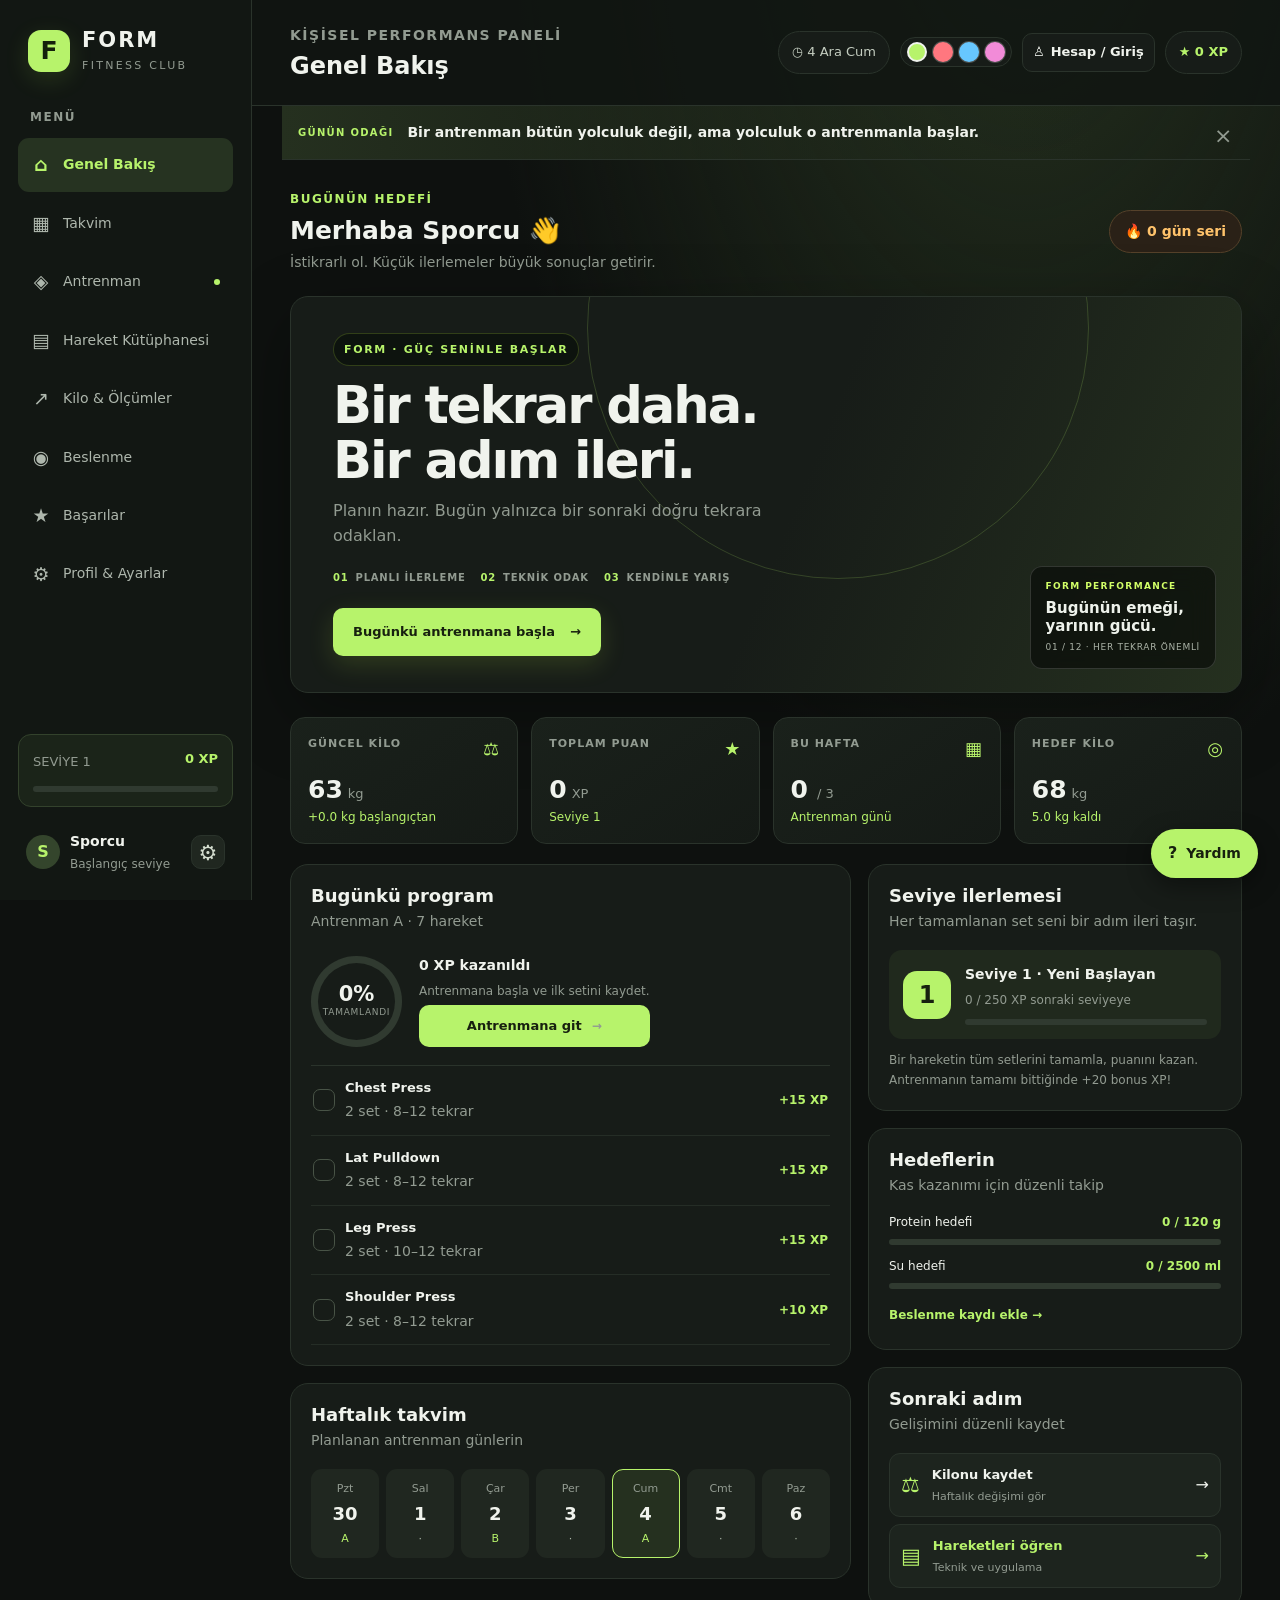
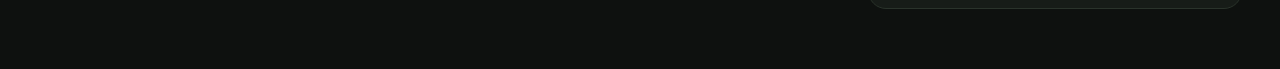
<file: index.html>
<!doctype html>
<html lang="tr">
<head>
  <meta charset="UTF-8" />
  <meta name="viewport" content="width=device-width, initial-scale=1, viewport-fit=cover" />
  <meta name="theme-color" content="#101310" />
  <meta name="description" content="FORM Fitness - kişisel antrenman, takvim, puan ve kilo takip uygulaması." />
  <link rel="manifest" href="./manifest.webmanifest" />
  <link rel="icon" href="./icon.svg" type="image/svg+xml" />
  <link rel="stylesheet" href="./src/styles.css" />
  <title>FORM Fitness — Kişisel Antrenman Paneli</title>
</head>
<body>
  <div id="app">
    <div class="boot"><div class="brand-mark">F</div><p>FORM hazırlanıyor…</p></div>
  </div>
  <script type="module" src="./src/main.js"></script>
</body>
</html>
</file>
<file: src/styles.css>
:root{--bg:#0e110f;--panel:#171c18;--panel2:#1c231d;--line:#2a332b;--text:#f0f3ed;--muted:#929b91;--green:#b7f36b;--green2:#8ecf43;--red:#f17b72;--radius:18px;font-family:system-ui,-apple-system,BlinkMacSystemFont,'Segoe UI',sans-serif;color:var(--text);background:var(--bg);font-synthesis:none}
*{box-sizing:border-box}body{margin:0;min-width:320px;background:radial-gradient(ellipse at 80% -10%,#24301e 0,transparent 36%),var(--bg)}button,input{font:inherit}button{cursor:pointer;color:inherit}.boot{height:100vh;display:grid;place-content:center;justify-items:center;color:var(--muted)}.boot .brand-mark{margin:auto}
.app-shell{min-height:100vh}.sidebar{position:fixed;inset:0 auto 0 0;width:252px;padding:28px 18px 18px;background:#121713;border-right:1px solid var(--line);display:flex;flex-direction:column;z-index:10}.brand{display:flex;align-items:center;gap:12px;padding:0 10px 34px}.brand b{font:700 21px system-ui,sans-serif;letter-spacing:2px}.brand small{display:block;color:var(--muted);font-size:11px;letter-spacing:2.3px;margin-top:2px}.brand-mark{width:42px;height:42px;border-radius:13px;background:var(--green);color:#14200c;display:grid;place-items:center;font:700 25px system-ui;box-shadow:0 7px 25px #a5eb4a24}.side-caption,.eyebrow{font-size:12px;font-weight:700;letter-spacing:1.5px;color:var(--muted)}.side-caption{padding:0 12px 12px}.sidebar nav{display:grid;gap:5px}.nav-item{position:relative;border:0;background:transparent;color:#aeb7ad;text-align:left;padding:12px 13px;border-radius:11px;display:flex;align-items:center;gap:12px;font-size:14px;transition:.2s}.nav-item:hover{background:#202820;color:white}.nav-item.active{background:#263321;color:var(--green);font-weight:700}.nav-icon{font-size:19px;width:20px;text-align:center}.nav-dot{width:6px;height:6px;background:var(--green);border-radius:50%;margin-left:auto}.sidebar-bottom{margin-top:auto}.level-mini{padding:14px;background:#1b2419;border:1px solid #33422c;border-radius:13px;margin-bottom:16px}.level-mini span,.level-mini b{font-size:13px}.level-mini span{color:var(--muted)}.level-mini b{float:right;color:var(--green)}.mini-track,.progress-track{height:6px;border-radius:20px;background:#303a30;overflow:hidden}.mini-track{margin-top:12px}.mini-track i,.progress-track i{display:block;height:100%;border-radius:20px;background:var(--green)}.profile-mini{display:flex;align-items:center;gap:10px;padding:8px}.avatar{width:34px;height:34px;border-radius:50%;background:#34452c;color:var(--green);display:grid;place-items:center;font-weight:700}.profile-mini b,.profile-mini small{display:block}.profile-mini b{font-size:14px}.profile-mini small{font-size:12px;color:var(--muted);margin-top:3px}.icon-button{border:1px solid var(--line);background:#202720;border-radius:10px;width:34px;height:34px;font-size:21px;color:#d4ddcf}.profile-mini .icon-button{margin-left:auto}
.main{margin-left:252px;max-width:1600px}.topbar{height:106px;padding:24px 38px;border-bottom:1px solid var(--line);display:flex;align-items:center;justify-content:space-between;background:#111612d9;position:sticky;top:0;z-index:5}.topbar h1{font:600 24px system-ui,sans-serif;margin:5px 0 0}.top-actions{display:flex;align-items:center;gap:10px}.date-chip,.xp-chip{border:1px solid var(--line);background:var(--panel);border-radius:30px;padding:10px 13px;font-size:13px;color:#c4cdc0}.xp-chip{color:var(--green);font-weight:700}.page-content{padding:30px 38px 60px;max-width:1380px;margin:auto}.green{color:var(--green)}h2,h3,p{margin-top:0}h2{font:600 18px system-ui,sans-serif}h3{font-size:15px}.muted{color:var(--muted)}.small{font-size:13px}.welcome-row,.workout-toolbar,.nutrition-intro,.achievement-hero{display:flex;justify-content:space-between;align-items:center;gap:20px;margin-bottom:23px}.welcome-row h2,.workout-toolbar h2,.nutrition-intro h2,.achievement-hero h2{font:600 25px system-ui,sans-serif;margin:7px 0}.welcome-row p,.workout-toolbar p,.nutrition-intro p,.achievement-hero p{font-size:14px;color:var(--muted);margin:0}.streak-pill{border:1px solid #55412a;background:#2a2117;color:#ffc36b;padding:10px 15px;border-radius:30px;font-size:14px;font-weight:700;white-space:nowrap}
.stats-grid{display:grid;grid-template-columns:repeat(4,minmax(0,1fr));gap:13px;margin-bottom:20px}.stat-card{background:linear-gradient(145deg,#1a211b,#151a16);border:1px solid var(--line);border-radius:15px;padding:17px}.stat-top{display:flex;justify-content:space-between;color:var(--muted);font-size:11px;font-weight:700;letter-spacing:1px}.stat-top i{font-style:normal;color:var(--green);font-size:18px}.stat-value{font:600 25px system-ui,sans-serif;margin:12px 0 4px}.stat-value small{font:500 13px system-ui;color:var(--muted);margin-left:5px}.stat-foot{font-size:12px;color:var(--green)}
.dashboard-grid{display:grid;grid-template-columns:minmax(0,1.5fr) minmax(280px,1fr);gap:17px}.stack{display:grid;align-content:start;gap:17px}.card{background:var(--panel);border:1px solid var(--line);border-radius:var(--radius);padding:20px;min-width:0}.card-head{display:flex;align-items:flex-start;justify-content:space-between;margin-bottom:17px}.card-head h2{margin:0 0 5px}.card-head p{font-size:13px;color:var(--muted);margin:0}.today-progress{display:flex;align-items:center;gap:17px;padding:5px 0 18px}.progress-ring{width:91px;height:91px;border-radius:50%;background:conic-gradient(var(--green) var(--progress),#303a30 0);display:grid;place-items:center;flex-shrink:0;position:relative}.progress-ring:before{content:"";position:absolute;inset:7px;background:var(--panel);border-radius:50%}.progress-ring div{position:relative;text-align:center}.progress-ring b,.progress-ring small{display:block}.progress-ring b{font:700 21px system-ui,sans-serif}.progress-ring small{font-size:9px;color:var(--muted);letter-spacing:.7px}.progress-copy{display:grid;gap:5px}.progress-copy b{font-size:14px}.progress-copy span{font-size:12px;color:var(--muted);line-height:1.5}.btn{border:0;border-radius:10px;padding:11px 15px;font-weight:700;font-size:13px;display:inline-flex;align-items:center;justify-content:center;gap:10px}.btn-primary{background:var(--green);color:#17200f}.btn-primary:hover{background:#c9ff81}.btn-secondary{background:#273027;border:1px solid #3a4639;color:#dce5d8}.btn.full{width:100%}.task-list{border-top:1px solid var(--line)}.task-row{display:flex;align-items:center;gap:10px;padding:12px 2px;border-bottom:1px solid #252d26}.task-check{width:22px;height:22px;border:1px solid #485346;border-radius:7px;display:grid;place-items:center;color:transparent}.task-check.checked{background:var(--green);color:#16200f;border-color:var(--green)}.task-row div{flex:1}.task-row b,.task-row small{display:block}.task-row b{font-size:13px}.task-row small{font-size:11px;color:var(--muted);margin-top:3px}.task-row strong{font-size:12px;color:var(--green)}.week-strip{display:grid;grid-template-columns:repeat(7,1fr);gap:7px}.week-day{border:1px solid transparent;background:#202720;border-radius:11px;padding:10px 2px;display:grid;justify-items:center;gap:6px}.week-day small{font-size:11px;color:var(--muted)}.week-day b{font:600 18px system-ui,sans-serif}.week-day i{font-style:normal;font-size:11px;color:#aab5a5}.week-day.training i{color:var(--green)}.week-day.current{border-color:var(--green);background:#25301f}.level-card{display:flex;gap:14px;align-items:center;padding:14px;background:#20291d;border-radius:13px}.level-card.large{margin:15px 0 23px;padding:20px}.level-number{width:48px;height:48px;border-radius:14px;background:var(--green);color:#17200f;display:grid;place-items:center;font:700 24px system-ui,sans-serif}.level-info{flex:1}.level-info b,.level-info small{display:block}.level-info b{font-size:14px}.level-info small{font-size:12px;color:var(--muted);margin:5px 0 10px}.muted-note{font-size:12px;line-height:1.6;color:var(--muted);margin-top:12px}.goal-list>div:first-child,.goal-list>div:nth-of-type(3){display:flex;justify-content:space-between;font-size:12px;margin:12px 0 7px}.goal-list b{color:var(--green)}.goal-list .progress-track{margin-bottom:12px}.text-button{border:0;background:transparent;color:var(--green);font-size:12px;font-weight:700;padding:5px 0}.quick-links{display:grid;gap:7px}.quick-links button{display:flex;align-items:center;gap:12px;text-align:left;border:1px solid var(--line);background:#1d241e;border-radius:11px;padding:11px}.quick-links button>i{font-style:normal;color:var(--green);font-size:21px}.quick-links button span{flex:1}.quick-links b,.quick-links small{display:block}.quick-links b{font-size:13px}.quick-links small{font-size:11px;color:var(--muted);margin-top:3px}.quick-links button:last-child{color:var(--green)}
.empty-state{text-align:center;padding:25px 10px}.empty-state.compact{padding:30px 10px}.empty-icon{font-size:32px;color:var(--green);margin-bottom:10px}.empty-state b{font-size:14px}.empty-state p{font-size:12px;color:var(--muted);line-height:1.5;margin:7px auto 14px;max-width:270px}.empty-state.large{max-width:550px;margin:50px auto;padding:55px 25px;background:var(--panel);border:1px solid var(--line);border-radius:20px}.empty-state.large h2{font-size:22px}
.workout-toolbar{align-items:flex-end}.workout-score{text-align:right;background:#20291d;padding:12px 18px;border-radius:12px;border:1px solid #35442e}.workout-score b,.workout-score small{display:block}.workout-score b{font:700 20px system-ui;color:var(--green)}.workout-score small{font-size:11px;color:var(--muted);margin-top:3px}.workout-summary{background:var(--panel);border:1px solid var(--line);border-radius:14px;padding:16px 18px;margin-bottom:14px}.workout-summary>div:first-child{display:flex;justify-content:space-between;font-size:13px;margin-bottom:10px}.workout-summary>div:first-child b{color:var(--green)}.workout-summary>small{display:block;color:var(--muted);font-size:11px;margin-top:9px}.notice{border:1px solid #4b452d;background:#252318;color:#cfc6a3;padding:13px 15px;border-radius:12px;font-size:12px;line-height:1.6;margin:15px 0}.notice b{color:#f3d78b}.exercise-list{display:grid;grid-template-columns:repeat(2,minmax(0,1fr));gap:13px}.exercise-card{background:var(--panel);border:1px solid var(--line);border-radius:15px;padding:16px;min-width:0}.exercise-title{display:flex;align-items:center;gap:10px}.exercise-symbol{width:37px;height:37px;border-radius:11px;background:#293623;color:var(--green);display:grid;place-items:center;font-size:20px;flex-shrink:0}.exercise-name{flex:1;min-width:0}.exercise-name h3{margin:0 0 4px;font-size:14px}.exercise-name small{font-size:11px;color:var(--muted)}.xp-label{font-size:11px;color:var(--green);font-weight:700}.exercise-meta{display:flex;flex-wrap:wrap;gap:6px;margin:13px 0}.exercise-meta span{font-size:11px;background:#232b24;color:#b6c0b2;padding:5px 7px;border-radius:6px}.exercise-meta .suggested{color:var(--green)}.set-table{border-top:1px solid var(--line)}.set-head,.set-row{display:grid;grid-template-columns:35px 1fr 1fr 50px;gap:8px;align-items:center;text-align:center}.set-head{font-size:10px;color:var(--muted);padding:9px 0}.set-row{padding:5px 0}.set-row>b{font-size:12px;color:var(--muted)}.set-row input[type=number]{width:100%;min-width:0;background:#101511;border:1px solid #343e34;border-radius:7px;padding:8px 4px;color:white;text-align:center;font-size:13px;outline:none}.set-row input:focus{border-color:var(--green)}.check-wrap{display:flex;justify-content:center}.check-wrap input{position:absolute;opacity:0}.check-wrap span{width:23px;height:23px;border:1px solid #495447;border-radius:7px;display:grid;place-items:center;color:transparent;font-size:14px}.check-wrap input:checked+span{background:var(--green);color:#18210f;border-color:var(--green)}.exercise-footer{display:flex;justify-content:space-between;align-items:center;border-top:1px solid var(--line);margin-top:9px;padding-top:8px;font-size:11px;color:var(--muted)}.finish-panel{margin-top:15px;padding:17px 20px;border:1px solid #3b4c31;background:#202a1c;border-radius:14px;display:flex;justify-content:space-between;align-items:center}.finish-panel b,.finish-panel small{display:block}.finish-panel b{font-size:14px}.finish-panel small{font-size:12px;color:var(--muted);margin-top:4px}.finish-xp{font:700 19px system-ui;color:var(--green)}
.calendar-layout{display:grid;grid-template-columns:minmax(0,1.6fr) minmax(260px,.8fr);gap:17px}.calendar-toolbar{display:flex;justify-content:space-between;align-items:center;margin-bottom:20px}.calendar-toolbar h2{font-size:18px;text-transform:capitalize;margin:0}.calendar-grid{display:grid;grid-template-columns:repeat(7,1fr);gap:6px}.cal-weekday{text-align:center;font-size:11px;color:var(--muted);padding:8px 0}.cal-cell{min-height:65px;border:1px solid transparent;background:#202720;border-radius:10px;display:flex;flex-direction:column;align-items:center;justify-content:center;gap:6px}.cal-cell span{font-size:14px}.cal-cell i{font-size:10px;font-style:normal;color:var(--green);font-weight:700}.cal-cell.has-workout{background:#263321}.cal-cell.selected{border-color:var(--green)}.cal-cell.today span{color:var(--green);font-weight:700}.cal-cell i.done{color:#17200f;background:var(--green);border-radius:20px;padding:2px 5px}.cal-cell.blank{background:transparent}.calendar-legend{display:flex;gap:16px;margin-top:17px;color:var(--muted);font-size:11px}.calendar-legend span{display:flex;align-items:center;gap:6px}.legend-dot{width:7px;height:7px;border-radius:50%;background:var(--green)}.legend-dot.done{background:#718c58}.legend-today{width:8px;height:8px;border:1px solid var(--green);border-radius:50%}.selected-day h2{font-size:21px;text-transform:capitalize;margin:10px 0 18px}.selected-workout{display:grid;gap:7px;padding:13px;background:#20291d;border-radius:12px}.type-badge{background:var(--green);color:#17200f;border-radius:5px;padding:4px 7px;font-size:11px;font-weight:700;width:max-content}.selected-workout b{font-size:14px}.selected-workout small{font-size:12px;color:var(--muted)}.mini-ex-list{padding:0 0 0 16px;color:#c6d0c2;font-size:12px;line-height:2}.mini-ex-list li small{float:right;color:var(--muted)}.calendar-card{padding:22px}
.library-intro{display:flex;justify-content:space-between;align-items:center;margin-bottom:20px}.library-intro h2{font-size:23px;margin:0 0 7px}.library-intro p{font-size:13px;color:var(--muted);margin:0}.library-count{font:700 25px system-ui;color:var(--green);text-align:center}.library-count small{display:block;font:700 10px system-ui;letter-spacing:1px;color:var(--muted)}.filter-row{display:flex;gap:7px;flex-wrap:wrap;margin-bottom:18px}.filter-chip{border:1px solid var(--line);background:#1a211b;border-radius:20px;padding:8px 12px;font-size:11px;color:#b9c2b6}.filter-chip.active{background:var(--green);color:#16200f;border-color:var(--green);font-weight:700}.library-grid{display:grid;grid-template-columns:repeat(3,minmax(0,1fr));gap:12px}.library-card{border:1px solid var(--line);background:var(--panel);border-radius:14px;text-align:left;padding:16px;display:grid;gap:9px}.library-card:hover{border-color:#607b4b;transform:translateY(-2px)}.library-card-top{display:flex;justify-content:space-between}.library-card .arrow{color:var(--green)}.library-card>b{font-size:14px}.library-card>small{font-size:12px;color:var(--muted)}.library-card-bottom{display:flex;justify-content:space-between;border-top:1px solid var(--line);padding-top:10px;margin-top:3px;font-size:11px;color:var(--muted)}.library-card-bottom span:last-child{color:var(--green)}.detail-card{margin-top:10px}.detail-hero{display:flex;gap:15px;align-items:center;margin:22px 0}.exercise-symbol.big{width:65px;height:65px;font-size:30px}.detail-hero h2{font-size:24px;margin:5px 0}.detail-hero p{font-size:13px;color:var(--muted);margin:0}.detail-columns{display:grid;grid-template-columns:1.3fr 1fr;gap:20px}.instruction-list{padding-left:20px;color:#c7d0c4;font-size:13px;line-height:1.8}.instruction-list li{padding:0 0 9px 4px}.tip-box{background:#242a20;border:1px solid #3a4432;border-radius:12px;padding:15px;font-size:12px;line-height:1.7}.tip-box b{color:var(--green)}.tip-box ul{padding-left:16px;color:#c6d0c2}.tip-box small{color:var(--muted)}
.two-col{display:grid;grid-template-columns:1fr 1fr;gap:17px;margin-bottom:17px}.chart-wrap{padding:12px 0 0}.weight-chart{width:100%;height:190px;overflow:visible}.chart-labels{display:flex;justify-content:space-between;gap:8px;overflow:auto}.chart-labels span{font-size:10px;color:var(--muted);white-space:nowrap}.chart-labels b{display:block;color:var(--green);font-size:12px;margin-top:3px}.form-stack{display:grid;gap:13px}.form-stack label,.measure-grid label{display:grid;gap:6px;font-size:12px;color:#b9c3b5}.form-stack input,.measure-grid input{width:100%;background:#101511;border:1px solid #354034;border-radius:9px;padding:11px;color:var(--text);outline:none}.form-stack input:focus,.measure-grid input:focus{border-color:var(--green)}.measure-grid{display:grid;grid-template-columns:repeat(3,1fr);gap:12px}.measure-grid .full{grid-column:1/-1}.history-list{border-top:1px solid var(--line);margin-top:14px}.history-list>div{display:grid;gap:5px;padding:10px 0;border-bottom:1px solid var(--line);font-size:12px}.history-list span{color:var(--muted);font-size:11px}.nutrition-date{font-size:13px;color:var(--green)}.form-row{display:grid;grid-template-columns:1fr 1fr;gap:10px}.food-log{margin-top:13px;border-top:1px solid var(--line)}.food-log>div{display:flex;justify-content:space-between;padding:10px 0;border-bottom:1px solid var(--line);font-size:12px}.food-log small{display:block;color:var(--muted);margin-top:4px}.food-log>div>span:last-child{color:var(--green)}.water-number{font:700 25px system-ui;margin:20px 0 12px}.water-number small{font:400 13px system-ui;color:var(--muted)}.water-actions{display:flex;gap:7px;margin-top:16px}.water-actions button{flex:1;padding:10px 4px}.achievement-hero{background:linear-gradient(110deg,#202a1c,#171d17);border:1px solid #38462e;border-radius:17px;padding:23px}.big-xp{text-align:center}.big-xp b,.big-xp small{display:block}.big-xp b{font:700 35px system-ui,sans-serif;color:var(--green)}.big-xp small{font-size:10px;letter-spacing:1px;color:var(--muted)}.section-heading{display:flex;justify-content:space-between;align-items:center;margin:25px 0 13px}.section-heading h2{margin:0}.section-heading span{font-size:12px;color:var(--muted)}.badge-grid{display:grid;grid-template-columns:repeat(3,1fr);gap:12px;margin-bottom:18px}.badge-card{background:var(--panel);border:1px solid var(--line);border-radius:14px;padding:16px;text-align:center;display:grid;justify-items:center;gap:7px}.badge-card>div{font-size:29px;filter:grayscale(1);opacity:.55}.badge-card.unlocked{border-color:#475d37;background:#20291d}.badge-card.unlocked>div{filter:none;opacity:1}.badge-card b{font-size:13px}.badge-card small{font-size:11px;color:var(--muted)}.badge-card span{font-size:10px;letter-spacing:1px;color:var(--green)}.badge-card.locked span{color:var(--muted)}.xp-rules>div{display:flex;justify-content:space-between;padding:11px 0;border-bottom:1px solid var(--line);font-size:12px}.xp-rules b{color:var(--green)}.profile-layout{display:grid;grid-template-columns:1fr 1fr;gap:17px;align-items:start}.profile-layout .card:first-child{grid-row:span 2}.profile-layout fieldset{border:1px solid var(--line);border-radius:10px;padding:12px;display:flex;flex-wrap:wrap;gap:10px}.profile-layout legend{font-size:12px;color:var(--muted)}.inline-check{display:flex!important;align-items:center;gap:5px!important}.inline-check input{width:auto!important;accent-color:var(--green)}.backup-actions{display:flex;gap:8px;flex-wrap:wrap}.file-button{cursor:pointer}.program-phases{display:grid;gap:10px}.program-phases>div{display:grid;gap:4px;border-left:2px solid var(--green);padding-left:11px}.program-phases b{font-size:13px}.program-phases span{font-size:12px;color:var(--muted)}.mobile-nav{display:none}.modal-backdrop{position:fixed;inset:0;background:#000b;display:grid;place-items:center;padding:20px;z-index:30}.modal{position:relative;width:min(540px,100%);max-height:85vh;overflow:auto;background:var(--panel);border:1px solid var(--line);border-radius:18px;padding:25px}.modal-close{position:absolute;right:15px;top:12px;background:transparent;border:0;color:white;font-size:25px}.modal h2{font-size:23px;margin:8px 0}.toast{position:fixed;bottom:25px;left:50%;transform:translateX(-50%);background:var(--green);color:#14200c;padding:12px 18px;border-radius:10px;font-weight:700;font-size:13px;z-index:40;box-shadow:0 8px 30px #0008}
@media(max-width:1100px){.sidebar{width:220px}.main{margin-left:220px}.page-content{padding:25px}.topbar{padding:20px 25px}.stats-grid{grid-template-columns:repeat(2,1fr)}.library-grid{grid-template-columns:repeat(2,1fr)}}
@media(max-width:760px){body{padding-bottom:70px}.sidebar{display:none}.main{margin:0}.topbar{height:78px;padding:14px 17px}.topbar h1{font-size:21px}.top-actions .date-chip{display:none}.page-content{padding:20px 14px 35px}.mobile-nav{display:flex;position:fixed;z-index:20;bottom:0;left:0;right:0;height:66px;padding:5px 3px calc(5px + env(safe-area-inset-bottom));background:#151b16f5;border-top:1px solid var(--line);justify-content:space-around;}.mobile-nav button{border:0;background:transparent;color:var(--muted);display:grid;justify-items:center;align-content:center;gap:3px;min-width:0;flex:1}.mobile-nav button span{font-size:20px}.mobile-nav button small{font-size:10px;white-space:nowrap}.mobile-nav button.active{color:var(--green)}.welcome-row{align-items:flex-start}.welcome-row h2{font-size:21px}.streak-pill{font-size:12px;padding:8px}.stats-grid{gap:9px}.stat-card{padding:13px}.stat-value{font-size:22px}.dashboard-grid,.calendar-layout,.two-col,.profile-layout{grid-template-columns:1fr}.profile-layout .card:first-child{grid-row:auto}.exercise-list{grid-template-columns:1fr}.calendar-card{padding:15px}.cal-cell{min-height:49px}.calendar-grid{gap:4px}.calendar-legend{gap:9px;font-size:10px}.library-grid{grid-template-columns:repeat(2,minmax(0,1fr));gap:8px}.library-card{padding:12px}.library-card>b{font-size:12px}.detail-columns{grid-template-columns:1fr}.measure-grid{grid-template-columns:repeat(2,1fr)}.badge-grid{grid-template-columns:repeat(2,1fr)}.workout-toolbar h2{font-size:21px}.finish-panel{gap:10px}.finish-panel b{font-size:12px}.finish-xp{font-size:16px}.top-actions .xp-chip{font-size:12px;padding:8px 10px}.achievement-hero h2,.nutrition-intro h2{font-size:21px}.big-xp b{font-size:27px}}
@media(max-width:380px){.mobile-nav button small{font-size:9px}.mobile-nav button span{font-size:18px}.stats-grid{grid-template-columns:repeat(2,1fr)}.cal-cell{min-height:43px}.week-strip{gap:3px}.week-day{padding:8px 1px}}

/* Hareket kütüphanesi */
.library-search{display:flex;align-items:center;gap:10px;max-width:520px;margin:0 0 14px;padding:0 13px;border:1px solid var(--line);border-radius:11px;background:var(--panel);color:var(--muted)}
.library-search span{font-size:22px}.library-search input{width:100%;min-width:0;padding:12px 0;border:0;outline:0;background:transparent;color:var(--text);font:inherit;font-size:14px}.library-load{margin:12px 0 0;color:var(--green);font-weight:600}
.library-card{min-height:160px;transition:border-color .15s ease}.library-card:hover{transform:none}
@media(prefers-reduced-motion:reduce){*,*::before,*::after{scroll-behavior:auto!important;transition:none!important;animation:none!important}}

/* Uzun kütüphane listelerinde ekran dışındaki kartların çizimini ertele. */
.library-card{content-visibility:auto;contain-intrinsic-size:auto 160px;contain:layout paint}
.library-load-more{display:block;margin:16px auto 0}

/* Color themes */
:root{--accent-glow:#24301e;--accent-surface:#25301f;--accent-ink:#17200f}
:root[data-theme="red"]{--bg:#100e0f;--panel:#191617;--panel2:#231d1e;--line:#382b2d;--text:#f7f0f1;--muted:#b1a2a4;--green:#ff777f;--green2:#e65360;--accent-glow:#392126;--accent-surface:#342125;--accent-ink:#281216}
:root[data-theme="blue"]{--bg:#0d1014;--panel:#151a20;--panel2:#1c232c;--line:#293541;--text:#eff4f8;--muted:#9aa9b7;--green:#67c7ff;--green2:#3898d4;--accent-glow:#1d3040;--accent-surface:#1c3040;--accent-ink:#102332}
:root[data-theme="pink"]{--bg:#120e12;--panel:#1b161c;--panel2:#251d27;--line:#382a3a;--text:#f7f0f6;--muted:#b2a1b1;--green:#f28bd8;--green2:#cf5ab3;--accent-glow:#3a2037;--accent-surface:#342033;--accent-ink:#281427}
body{background:radial-gradient(ellipse at 80% -10%,var(--accent-glow),transparent 38%),var(--bg);font-size:16px;line-height:1.5}
.top-actions{gap:10px;flex-wrap:wrap}
.theme-picker{display:flex;align-items:center;gap:6px;padding:4px 6px;background:var(--panel);border:1px solid var(--line);border-radius:999px}
.theme-swatch{width:20px;height:20px;padding:0;border:2px solid transparent;border-radius:50%;box-shadow:0 0 0 1px #ffffff38;transition:transform .15s ease,border-color .15s ease}
.theme-swatch:hover{transform:scale(1.1)}.theme-swatch.active{border-color:var(--text);box-shadow:0 0 0 2px var(--panel)}
.theme-green{background:#b7f36b}.theme-red{background:#ff777f}.theme-blue{background:#67c7ff}.theme-pink{background:#f28bd8}
.movement-demo{margin:8px 0 22px;padding:16px;border:1px solid var(--line);border-radius:14px;background:linear-gradient(140deg,var(--accent-surface),var(--panel))}
.movement-demo-head{display:flex;align-items:center;justify-content:space-between;gap:10px}.movement-demo-head b{font-size:16px}.movement-demo-head span,.movement-demo>p{font-size:13px;color:var(--muted)}
.motion-stage{display:grid;justify-items:center;gap:6px;margin-top:10px;padding:6px 10px 10px;color:var(--green);background:var(--bg);border-radius:12px}
.motion-stage svg{width:min(100%,420px);height:150px;overflow:visible}.motion-stage path,.motion-stage circle{fill:none;stroke:currentColor;stroke-width:5;stroke-linecap:round;stroke-linejoin:round}
.motion-stage circle{fill:var(--accent-surface);stroke-width:4}.motion-stage .motion-floor{stroke:var(--line);stroke-width:3}.motion-stage .motion-weight{stroke-width:4}.motion-stage .motion-path{stroke:var(--green);stroke-width:2;stroke-dasharray:4 7;opacity:.65}
.motion-body{transform-box:fill-box;transform-origin:center bottom;animation:demo-squat 1.6s ease-in-out infinite}.motion-arms{transform-box:view-box;transform-origin:160px 52px;animation:demo-arms 1.6s ease-in-out infinite}.motion-legs{transform-box:view-box;transform-origin:160px 84px;animation:demo-squat 1.6s ease-in-out infinite}.motion-push .motion-arms{animation-name:demo-push}.motion-pull .motion-arms{animation-name:demo-pull}.motion-core .motion-body,.motion-core .motion-legs{animation-name:demo-core}
@keyframes demo-squat{0%,100%{transform:translateY(0)}50%{transform:translateY(13px) scaleY(.94)}}
@keyframes demo-arms{0%,100%{transform:rotate(0)}50%{transform:rotate(-30deg)}}
@keyframes demo-push{0%,100%{transform:rotate(-25deg)}50%{transform:rotate(25deg)}}
@keyframes demo-pull{0%,100%{transform:rotate(24deg)}50%{transform:rotate(-10deg)}}
@keyframes demo-core{0%,100%{transform:rotate(-4deg)}50%{transform:rotate(4deg)}}
.motion-hip .motion-arms{animation:none;transform:none}.motion-hip .motion-hip-torso{transform-box:view-box;transform-origin:115px 87px;animation:demo-hip-rise 1.8s ease-in-out infinite}.motion-hip .motion-hip-legs{transform-box:view-box;transform-origin:161px 100px;animation:demo-hip-legs 1.8s ease-in-out infinite}.motion-hip .motion-bench{stroke:var(--line);fill:var(--line);stroke-width:2}.motion-hip .motion-path{animation:demo-path 1.8s ease-in-out infinite}
.motion-hinge .motion-body{transform-box:view-box;transform-origin:160px 42px;animation:demo-hinge 1.8s ease-in-out infinite}.motion-hinge .motion-legs{animation:none}
@keyframes demo-hip-rise{0%,100%{transform:rotate(0)}50%{transform:rotate(-19deg)}}@keyframes demo-hip-legs{0%,100%{transform:translateY(0)}50%{transform:translateY(-5px)}}@keyframes demo-hinge{0%,100%{transform:rotate(0)}50%{transform:rotate(22deg)}}@keyframes demo-path{0%,100%{opacity:.35;transform:translateY(8px)}50%{opacity:1;transform:translateY(-7px)}}
.chat-launcher{position:fixed;right:22px;bottom:22px;z-index:60;display:flex;align-items:center;gap:9px;padding:12px 17px;border:0;border-radius:999px;background:var(--green);color:var(--accent-ink);font-weight:750;box-shadow:0 8px 25px #0006}
.chat-launcher::first-letter{font-size:20px}.chat-launcher span{font-size:14px}
.chat-panel{position:fixed;right:22px;bottom:82px;z-index:59;width:min(390px,calc(100vw - 28px));height:min(540px,calc(100dvh - 112px));display:flex;flex-direction:column;overflow:hidden;border:1px solid var(--line);border-radius:18px;background:var(--panel);box-shadow:0 18px 55px #0009}
.chat-panel[hidden]{display:none}.chat-panel>header{display:flex;align-items:center;justify-content:space-between;padding:15px 17px;background:var(--accent-surface);border-bottom:1px solid var(--line)}
.chat-panel>header b,.chat-panel>header small{display:block}.chat-panel>header b{font-size:16px}.chat-panel>header small{font-size:12px;color:var(--muted)}.chat-panel>header button{border:0;background:transparent;font-size:24px;color:var(--muted)}
.chat-messages{flex:1;overflow:auto;display:flex;flex-direction:column;gap:10px;padding:14px}.chat-bubble{max-width:90%;margin:0;padding:11px 13px;border-radius:14px;background:var(--panel2);font-size:14px;line-height:1.5;overflow-wrap:anywhere}.chat-bubble.user{align-self:flex-end;background:var(--green);color:var(--accent-ink)}
.chat-suggestions{display:flex;gap:7px;overflow:auto;padding:0 12px 10px}.chat-suggestions button{flex:none;padding:7px 10px;border:1px solid var(--line);border-radius:999px;background:var(--panel2);font-size:12px}
#chat-form{display:flex;gap:8px;padding:11px;border-top:1px solid var(--line)}#chat-form input{flex:1;min-width:0;padding:10px 12px;border:1px solid var(--line);border-radius:10px;background:var(--bg);color:var(--text);font-size:14px}
.sr-only{position:absolute;width:1px;height:1px;padding:0;margin:-1px;overflow:hidden;clip:rect(0,0,0,0);white-space:nowrap;border:0}
@media(max-width:760px){.theme-picker{gap:5px;padding:3px 5px}.theme-swatch{width:18px;height:18px}.top-actions{gap:6px}.chat-launcher{right:13px;bottom:78px;padding:10px 13px}.chat-panel{right:10px;bottom:138px;width:calc(100vw - 20px);height:min(500px,calc(100dvh - 160px))}}
@media(max-width:380px){.top-actions .xp-chip{display:none}.eyebrow{letter-spacing:.04em}.theme-swatch{width:17px;height:17px}}
@media(prefers-reduced-motion:reduce){.motion-body,.motion-arms,.motion-legs,.motion-hip-torso,.motion-hip-legs,.motion-path{animation:none!important}}

/* Readable, lively details that stay light on mobile. */
body{font-family:Inter,ui-sans-serif,system-ui,-apple-system,"Segoe UI",sans-serif;font-size:16px;line-height:1.55}
.page-content{animation:page-enter .38s cubic-bezier(.2,.75,.3,1) both}
.card p,.card-head p,.muted,.task-row small,.exercise-meta,.form-stack label,.measure-grid label,.topbar .eyebrow{font-size:14px}
.card small,.sync-panel>small{line-height:1.55}
.card,.stat-card,.exercise-card,.performance-hero{animation:card-enter .48s cubic-bezier(.2,.75,.3,1) both}
.stats-grid>.stat-card:nth-child(2){animation-delay:45ms}.stats-grid>.stat-card:nth-child(3){animation-delay:90ms}.stats-grid>.stat-card:nth-child(4){animation-delay:135ms}
.performance-hero{box-shadow:0 18px 55px #0002}
.emblem-orbit.orbit-one{animation:orbit-spin 24s linear infinite}.emblem-orbit.orbit-two{animation:orbit-spin 30s linear infinite reverse}
.emblem-core{animation:emblem-pulse 3.4s ease-in-out infinite}
.btn,.nav-item,.mobile-nav button,.account-shortcut{transition:transform .18s ease,background-color .18s ease,border-color .18s ease,color .18s ease}
.btn:hover,.account-shortcut:hover{transform:translateY(-1px)}
.account-shortcut{display:inline-flex;align-items:center;gap:6px;padding:8px 10px;border:1px solid var(--line);border-radius:10px;background:var(--panel);color:var(--text);font:inherit;font-size:13px;font-weight:700;cursor:pointer}
.account-shortcut[data-page="profile"]{white-space:nowrap}
.chat-launcher{animation:chat-pop .45s .8s both}
.demo-fallback{margin:8px 0 0;text-align:center;color:var(--muted);font-size:13px}.demo-fallback a{color:var(--green);font-weight:700}.demo-fallback[hidden]{display:none}
@keyframes page-enter{from{opacity:0;transform:translateY(7px)}to{opacity:1;transform:translateY(0)}}
@keyframes card-enter{from{opacity:0;transform:translateY(10px)}to{opacity:1;transform:translateY(0)}}
@keyframes orbit-spin{to{transform:rotate(360deg)}}
@keyframes emblem-pulse{0%,100%{transform:scale(1)}50%{transform:scale(1.045)}}
@keyframes chat-pop{from{opacity:0;transform:translateY(10px) scale(.96)}to{opacity:1;transform:translateY(0) scale(1)}}
@media(max-width:760px){.topbar{gap:8px}.top-actions{flex-wrap:nowrap}.account-shortcut{width:38px;height:38px;justify-content:center;padding:0;font-size:18px}.account-shortcut span{display:none}.mobile-nav{height:calc(66px + env(safe-area-inset-bottom));padding-bottom:calc(5px + env(safe-area-inset-bottom));}.mobile-nav button{min-height:54px}.mobile-nav button small{font-size:11px}.chat-launcher{bottom:calc(78px + env(safe-area-inset-bottom))}.chat-panel{bottom:calc(138px + env(safe-area-inset-bottom))}}
@media(max-width:400px){.top-actions .xp-chip{display:none}.topbar{padding-inline:12px}.topbar h1{font-size:19px}.theme-picker{gap:3px;padding:3px}.theme-swatch{width:16px;height:16px}.page-content{padding-inline:11px}}
@media(prefers-reduced-motion:reduce){.page-content,.card,.stat-card,.exercise-card,.performance-hero,.emblem-orbit,.emblem-core,.chat-launcher{animation:none!important}}

/* Editorial strength-training look with a real hero visual. */
.performance-hero{min-height:370px;align-items:center;padding:42px 44px;background-image:linear-gradient(90deg,#0a0d09 0%,#0a0d09f5 32%,#0a0d09a8 54%,#0a0d0940 78%),url("../assets/form-hero.png");background-size:cover;background-position:center 47%;border-color:#30372e;box-shadow:0 22px 70px #0005}
.performance-hero:after{right:25%;top:auto;bottom:-220px;width:430px;height:430px;border-color:#c9ff4530;animation:hero-ring 16s linear infinite}
.performance-hero-copy{position:relative;z-index:1;max-width:660px}
.hero-kicker{display:inline-flex;align-items:center;gap:9px;padding:7px 10px;border:1px solid #c9ff4530;border-radius:999px;background:#0b100bb3;color:#c9ff45;font-size:10px;letter-spacing:.16em}
.performance-hero h2{font-size:clamp(39px,5vw,64px);line-height:.99;letter-spacing:-.055em}
.performance-hero-copy>p{max-width:440px;color:#c0c8bb;font-size:16px}
.hero-meta{gap:14px 20px;margin:22px 0 25px;color:#d0d7cb;font-size:10px}
.hero-meta b{color:#c9ff45}
.performance-hero .btn{min-height:48px;padding-inline:20px;box-shadow:0 8px 26px #c9ff4525}
.hero-emblem,.hero-index{display:none}
.hero-photo-caption{position:absolute;right:25px;bottom:23px;z-index:2;display:grid;gap:5px;padding:13px 15px;border:1px solid #ffffff26;border-radius:12px;background:#080b09a8;backdrop-filter:blur(12px);color:#eef2eb}
.hero-photo-caption span{color:#d2ff67;font-size:9px;font-weight:800;letter-spacing:.15em}.hero-photo-caption b{font-size:15px;line-height:1.25}.hero-photo-caption i{color:#abb3a7;font-size:9px;font-style:normal;letter-spacing:.08em}
.nutrition-hero{position:relative;isolation:isolate;display:grid;grid-template-columns:minmax(0,1.5fr) minmax(220px,.55fr);align-items:center;gap:30px;min-height:255px;overflow:hidden;margin:0 0 20px;padding:30px 34px;border:1px solid #394238;border-radius:19px;background:radial-gradient(ellipse at 82% 20%,#c9ff4520,transparent 38%),linear-gradient(125deg,#151a15,#101310 65%,#1a2117);box-shadow:0 18px 50px #0003}
.nutrition-hero:after{position:absolute;z-index:-1;right:18%;top:-145px;width:370px;height:370px;border:1px solid #c9ff4522;border-radius:50%;content:"";animation:hero-ring 26s linear infinite}
.nutrition-hero-copy{position:relative;z-index:1}.nutrition-hero-copy>p{max-width:470px;color:var(--muted);font-size:15px}
.nutrition-hero h2{margin:15px 0;font-size:clamp(30px,4vw,46px);font-weight:750;line-height:1.02;letter-spacing:-.045em}
.nutrition-hero-meta{display:flex;flex-wrap:wrap;gap:9px;margin-top:20px}.nutrition-hero-meta span{padding:7px 10px;border:1px solid var(--line);border-radius:999px;background:#0b0e0b80;color:#e4eadf;font-size:12px}
.nutrition-hero-score{display:grid;justify-items:center;gap:5px;padding:18px 16px;border:1px solid #ffffff17;border-radius:15px;background:#090c09a8;text-align:center;backdrop-filter:blur(8px)}
.nutrition-hero-score>span{color:var(--muted);font-size:9px;font-weight:800;letter-spacing:.14em}.nutrition-hero-score>b{display:grid;place-items:center;width:43px;height:43px;margin:5px 0;border:1px solid #c9ff4555;border-radius:50%;background:#c9ff4516;color:#c9ff45;font-size:23px}
.nutrition-hero-score>strong{font-size:15px}.nutrition-hero-score>small{color:var(--muted);font-size:11px;line-height:1.4}
.nutrition-score-track{width:100%;height:6px;overflow:hidden;border-radius:999px;background:#ffffff18}.nutrition-score-track i{display:block;height:100%;border-radius:inherit;background:linear-gradient(90deg,#80c834,#d2ff68);transition:width .6s ease}
.nutrition-hero-score>em{color:#c9ff45;font-size:10px;font-style:normal;font-weight:800}
.nutrition-hero>time{position:absolute;top:16px;right:18px;color:#aab3a4;font-size:11px}
.nutrition-stats{margin-bottom:20px}
.nutrition-workspace{display:grid;grid-template-columns:minmax(0,1.3fr) minmax(290px,.75fr);gap:17px;align-items:start}.nutrition-workspace .stack{min-width:0}
.food-form{gap:11px}.food-form>label{font-size:13px!important;color:#e2e8df!important}.food-form input{min-height:45px;font-size:15px}.food-browser{display:grid;gap:9px}.food-browser-heading{display:flex;align-items:center;justify-content:space-between;gap:9px;color:#dce5d8;font-size:11px}.food-browser-heading b{color:#d4ff7c;font-size:12px}.food-browser-heading span{color:var(--muted);font-size:10px}.food-group-filters{display:flex;gap:7px;overflow:auto;padding:1px 1px 5px;scrollbar-width:thin;scroll-snap-type:x proximity}.food-group-chip{flex:none;padding:7px 10px;border:1px solid var(--line);border-radius:999px;background:#111610;color:#bdc7b8;font-size:10px;font-weight:700;white-space:nowrap;scroll-snap-align:start;cursor:pointer;transition:transform .18s ease,border-color .18s ease,background .18s ease,color .18s ease}.food-group-chip:hover{transform:translateY(-1px);border-color:#c9ff4570;color:#f2f7ed}.food-group-chip.active{border-color:#c9ff4560;background:linear-gradient(110deg,#c9ff4522,#c9ff4509);color:#dcff9b;box-shadow:0 0 18px #c9ff4510}.food-suggestions{display:grid;max-height:290px;overflow:auto;border:1px solid var(--line);border-radius:12px;background:linear-gradient(145deg,#141a13,#0d100d);box-shadow:0 16px 32px #0006;overscroll-behavior:contain}.food-suggestions[hidden]{display:none}
.food-suggestion{display:grid;grid-template-columns:32px minmax(0,1fr);align-items:center;gap:2px 9px;width:100%;padding:9px 12px;border:0;border-bottom:1px solid #ffffff0c;background:transparent;color:var(--text);text-align:left;cursor:pointer;animation:food-result-in .28s both;animation-delay:calc(var(--food-index,0)*18ms);transition:background .15s ease}
.food-suggestion:hover,.food-suggestion:focus-visible{background:var(--accent-surface);outline:0}.food-suggestion>span{grid-row:span 2;font-size:20px}.food-suggestion>b{font-size:13px}.food-suggestion>small{color:var(--muted);font-size:11px}
.food-more{display:flex;align-items:center;justify-content:center;gap:10px;margin:8px;padding:9px;border:1px solid #c9ff4540;border-radius:10px;background:#c9ff450c;color:#dcff9b;font-size:11px;font-weight:800;cursor:pointer;transition:background .18s ease,transform .18s ease}.food-more:hover{transform:translateY(-1px);background:#c9ff451b}.food-more span{color:var(--muted);font-size:10px}
.food-source-note,.food-attribution{color:var(--muted);font-size:11px!important;line-height:1.55}.food-selected-note{min-height:20px;margin:0;color:#c9ff45;font-size:12px}
.food-no-results{margin:0;padding:13px;color:var(--muted);font-size:12px}
.food-log{display:grid;gap:8px;border:0}.food-entry{display:grid;grid-template-columns:35px minmax(0,1fr) auto 28px;align-items:center;gap:9px;padding:11px 10px;border:1px solid var(--line);border-radius:12px;background:linear-gradient(110deg,var(--panel2),var(--panel));animation:food-entry-in .42s both}
.food-entry-icon{display:grid;place-items:center;width:34px;height:34px;border-radius:10px;background:var(--accent-surface);font-size:18px}.food-entry-copy{display:grid;gap:2px;min-width:0}.food-entry-copy b{overflow:hidden;text-overflow:ellipsis;white-space:nowrap;font-size:13px}.food-entry-copy small{color:var(--muted);font-size:11px}.food-entry-tag{padding:5px 7px;border-radius:999px;background:#c9ff4512;color:#d5f99d;font-size:9px;font-weight:750;white-space:nowrap}
.food-remove{width:27px;height:27px;border:1px solid var(--line);border-radius:8px;background:transparent;color:var(--muted);font-size:18px;cursor:pointer}.food-remove:hover{border-color:#fa7777;color:#ff9292}
.food-empty{display:grid;justify-items:center;gap:7px;padding:27px 12px;border:1px dashed var(--line);border-radius:13px;text-align:center}.food-empty>span{font-size:30px}.food-empty>b{font-size:14px}.food-empty>small{color:var(--muted);font-size:12px}
.food-grade-card{padding:15px;border:1px solid var(--line);border-radius:13px;background:linear-gradient(145deg,var(--panel2),var(--panel));animation:food-grade-in .5s both}
.food-grade-top{display:flex;align-items:center;gap:9px;margin-bottom:12px}.food-grade-top>span{display:grid;place-items:center;width:36px;height:36px;border-radius:50%;background:var(--accent-surface);color:var(--green);font-size:20px}.food-grade-top>strong{flex:1;font-size:13px}.food-grade-top>b{color:var(--green);font-size:17px}.food-grade-top>b small{color:var(--muted);font-size:10px}
.food-grade-card>p{margin:11px 0;color:var(--muted);font-size:13px}.food-grade-card ul{display:grid;gap:8px;margin:12px 0;padding:0;list-style:none}.food-grade-card li{position:relative;padding-left:19px;color:#d2d9ce;font-size:12px;line-height:1.45}.food-grade-card li:before{position:absolute;left:0;color:var(--green);content:"↗";font-weight:800}.food-grade-card>small{display:block;margin-top:14px;color:var(--muted);font-size:10px;line-height:1.5}
.grade-good .food-grade-top>span{background:#b9fb351a;color:#caff66}.grade-needs-balance .food-grade-top>span{background:#fbaf3520;color:#ffbd63}
.food-attribution{margin:5px 2px 0}
@keyframes hero-ring{to{transform:rotate(360deg)}}
@keyframes food-result-in{from{opacity:0;transform:translateY(7px)}to{opacity:1;transform:translateY(0)}}
@keyframes food-entry-in{from{opacity:0;transform:translateX(-7px);border-color:#c9ff4570}to{opacity:1;transform:translateX(0)}}
@keyframes food-grade-in{from{opacity:.5;transform:translateY(5px) scale(.99)}to{opacity:1;transform:translateY(0) scale(1)}}
@keyframes food-chip-glow{0%{box-shadow:0 0 0 #c9ff4500}50%{box-shadow:0 0 18px #c9ff4535}100%{box-shadow:0 0 18px #c9ff4510}}
.food-group-chip.active{animation:food-chip-glow .48s both}
@media(max-width:850px){.nutrition-workspace{grid-template-columns:1fr}.nutrition-side{grid-template-columns:1fr 1fr;align-items:start}.nutrition-hero{gap:17px;padding:26px}.performance-hero{min-height:335px}}
@media(max-width:620px){.performance-hero{min-height:420px;align-items:flex-start;padding:30px 21px;background-image:linear-gradient(90deg,#0a0d09f2 0%,#0a0d09d9 46%,#0a0d0990 100%),url("../assets/form-hero.png");background-size:auto 100%,cover;background-position:center,68% center}.performance-hero h2{max-width:400px;font-size:43px}.performance-hero-copy>p{max-width:320px}.hero-photo-caption{right:14px;bottom:13px;padding:9px 11px}.hero-photo-caption b{font-size:12px}.hero-photo-caption i{font-size:8px}.hero-meta{max-width:350px}.nutrition-hero{grid-template-columns:1fr;gap:14px;min-height:0;padding:28px 20px 18px}.nutrition-hero>time{top:11px;right:13px;font-size:10px}.nutrition-hero-copy>p{font-size:14px}.nutrition-hero h2{font-size:34px;max-width:360px}.nutrition-hero-score{grid-template-columns:40px 1fr auto;justify-items:start;align-items:center;gap:6px 9px;padding:10px 12px;text-align:left}.nutrition-hero-score>span{grid-column:1/-1}.nutrition-hero-score>b{grid-row:span 2;width:35px;height:35px;margin:0;font-size:18px}.nutrition-hero-score>strong{font-size:12px}.nutrition-hero-score>small{grid-column:2/4;font-size:10px}.nutrition-hero-score>.nutrition-score-track{grid-column:1/3}.nutrition-hero-score>em{grid-column:3;grid-row:4}.nutrition-side{grid-template-columns:1fr}.nutrition-stats .stat-card{min-width:0}.food-entry{grid-template-columns:32px minmax(0,1fr) 26px}.food-entry-tag{display:none}.food-entry-icon{width:31px;height:31px}.food-form .form-row{grid-template-columns:1fr 1fr}}
@media(prefers-reduced-motion:reduce){.nutrition-score-track i,.performance-hero:after,.nutrition-hero:after,.food-suggestion,.food-entry,.food-grade-card,.food-group-chip{transition:none!important;animation:none!important}}
.sync-panel{display:grid;gap:12px}.sync-status{margin:0;padding:12px 13px;border:1px solid var(--line);border-radius:10px;background:var(--panel2);font-size:14px}.sync-account{margin:0;color:var(--green);font-weight:700}.sync-actions{display:flex;flex-wrap:wrap;gap:9px;align-items:center}.sync-panel>small{line-height:1.5}.sync-panel button:disabled{opacity:.5;cursor:not-allowed}
.sync-consent{display:grid!important;grid-template-columns:20px 1fr;align-items:start;gap:9px!important;padding:11px;border:1px solid var(--line);border-radius:10px;background:var(--panel2);font-size:13px!important;line-height:1.5}.sync-consent input{width:17px!important;height:17px;margin:2px 0 0;accent-color:var(--green)}
.sync-panel [hidden]{display:none!important}
.motivation-ribbon{position:relative;display:flex;align-items:center;gap:14px;margin:0 30px;padding:10px 16px;border-bottom:1px solid var(--line);background:linear-gradient(90deg,var(--accent-surface),transparent 84%);min-height:54px}.motivation-ribbon>span{flex:none;color:var(--green);font-size:10px;font-weight:850;letter-spacing:.13em}.motivation-ribbon p{margin:0;padding-right:32px;font-size:14px;font-weight:600;line-height:1.45}.motivation-ribbon button{position:absolute;right:12px;top:50%;transform:translateY(-50%);width:30px;height:30px;border:0;border-radius:50%;background:transparent;color:var(--muted);font-size:22px;cursor:pointer}.motivation-ribbon button:hover{background:var(--panel2);color:var(--text)}
.performance-hero{position:relative;isolation:isolate;display:flex;align-items:center;justify-content:space-between;min-height:300px;overflow:hidden;margin:18px 0 24px;padding:36px 42px;border:1px solid var(--line);border-radius:18px;background:linear-gradient(112deg,var(--panel) 2%,var(--panel) 53%,var(--accent-surface) 100%)}.performance-hero:after{position:absolute;z-index:-1;right:16%;top:-220px;width:500px;height:500px;border:1px solid color-mix(in srgb,var(--green) 18%,transparent);border-radius:50%;content:""}.performance-hero-copy{max-width:670px}.hero-kicker{color:var(--green);font-size:11px;font-weight:800;letter-spacing:.15em}.performance-hero h2{max-width:610px;margin:12px 0;font-size:clamp(32px,4vw,52px);line-height:1.06;letter-spacing:-.04em}.performance-hero-copy>p{max-width:500px;color:var(--muted);font-size:16px}.hero-meta{display:flex;flex-wrap:wrap;gap:15px;margin:22px 0;color:var(--muted);font-size:10px;font-weight:750;letter-spacing:.08em}.hero-meta span{display:flex;gap:7px;align-items:center}.hero-meta b{color:var(--green)}.performance-hero .btn{display:flex;align-items:center;gap:15px}.hero-emblem{position:relative;display:grid;place-items:center;flex:none;width:220px;height:220px;margin:0 7% 0 22px;border:1px solid color-mix(in srgb,var(--green) 38%,transparent);border-radius:50%;color:var(--green)}.emblem-orbit{position:absolute;border:1px solid color-mix(in srgb,var(--green) 26%,transparent);border-radius:50%}.orbit-one{inset:15px}.orbit-two{inset:32px}.emblem-core{font-size:96px;font-weight:950;line-height:1;letter-spacing:-.1em;text-shadow:0 0 45px color-mix(in srgb,var(--green) 40%,transparent)}.hero-emblem small{position:absolute;bottom:36px;font-size:9px;font-weight:850;line-height:1.3;letter-spacing:.16em;text-align:center}.hero-emblem i{position:absolute;top:44px;right:-18px;padding:5px 7px;border:1px solid var(--line);border-radius:4px;background:var(--panel);font-size:8px;font-style:normal;letter-spacing:.12em}.hero-index{position:absolute;right:24px;bottom:18px;color:var(--muted);font-size:10px;line-height:1.5;letter-spacing:.12em;text-align:right}.hero-index b{color:var(--green)}
@media(max-width:900px){.performance-hero{min-height:270px;padding:28px}.hero-emblem{width:160px;height:160px;margin:0 5% 0 14px}.emblem-core{font-size:72px}.hero-emblem small{bottom:25px;font-size:8px}.hero-emblem i{top:25px}.hero-index{display:none}}
@media(max-width:650px){.motivation-ribbon{margin:0;padding:9px 14px;gap:9px;min-height:50px}.motivation-ribbon>span{font-size:9px}.motivation-ribbon p{font-size:12px}.performance-hero{min-height:0;margin:13px 0 20px;padding:24px 20px}.performance-hero h2{font-size:32px}.performance-hero-copy>p{font-size:14px}.hero-meta{gap:8px 12px;margin:15px 0;font-size:9px}.hero-emblem{position:absolute;right:-60px;top:-34px;width:155px;height:155px;opacity:.18}.hero-emblem i{display:none}.performance-hero-copy{position:relative;z-index:1}.performance-hero .btn{font-size:13px}}
</file>
